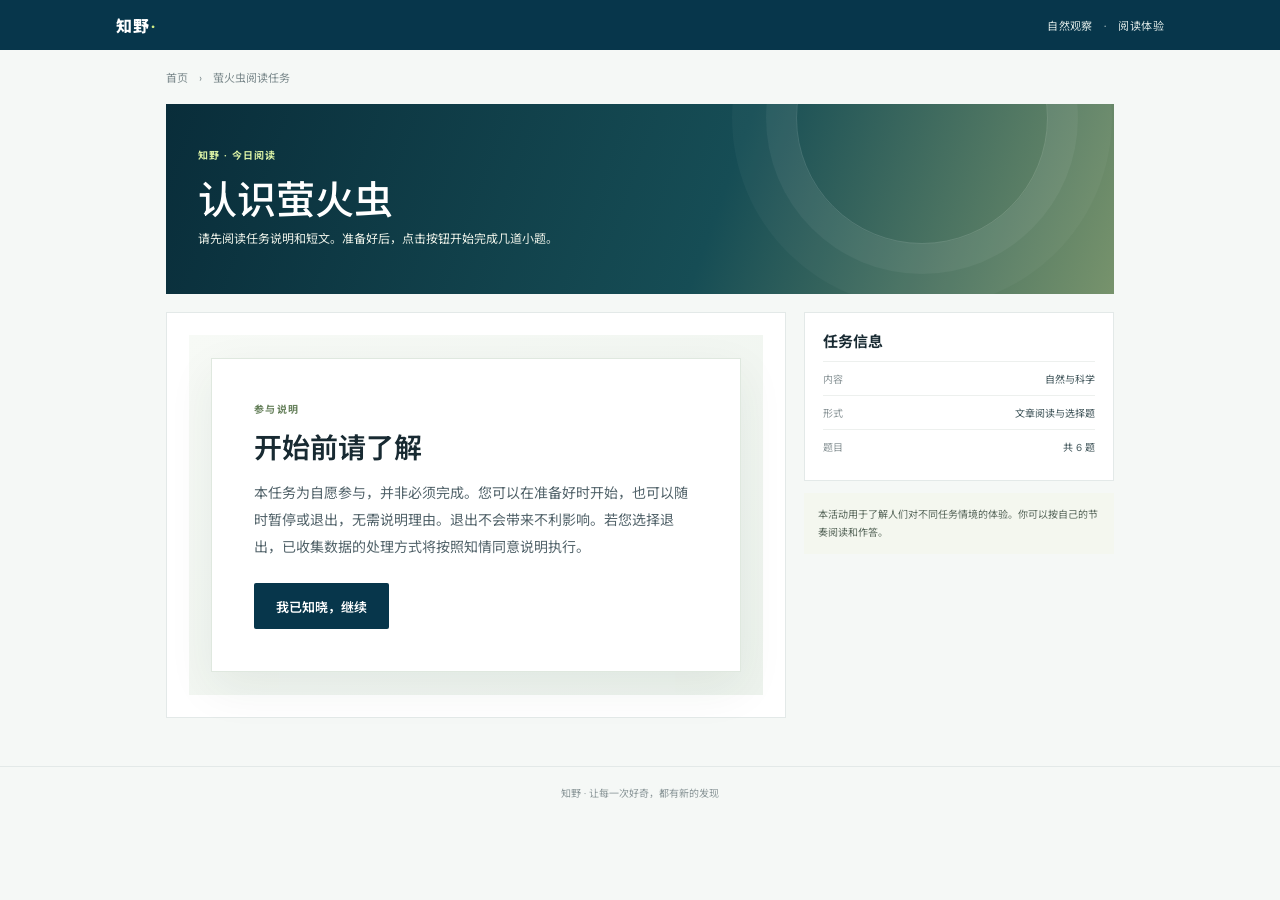
<file: index.html>
<!doctype html><html lang="zh-CN" data-condition="U_LOW" data-scenario="请阅读同一篇萤火虫科普文章并完成 6 道题。题目简短、步骤清楚，每次只需处理当前一题，过程轻松不繁琐。"><head><meta charset="utf-8"><meta name="viewport" content="width=device-width,initial-scale=1"><meta name="theme-color" content="#07364b"><title>知野｜萤火虫阅读任务</title><link rel="stylesheet" href="styles.css"><script src="demo.js" defer></script></head><body class="theme-unpleasant-low" data-condition="U_LOW" data-scenario="请阅读同一篇萤火虫科普文章并完成 6 道题。题目简短、步骤清楚，每次只需处理当前一题，过程轻松不繁琐。"><header class="top"><nav class="nav"><a class="brand" href="index.html">知野<span>·</span></a><span class="nav-note">自然观察　·　阅读体验</span></nav></header><main class="wrap"><div class="crumb">首页　›　萤火虫阅读任务</div><section class="hero condition-landing" data-aoi="hero"><div class="hero-copy"><div class="eyebrow">知野 · 今日阅读</div><h1>认识萤火虫</h1><p>请先阅读任务说明和短文。准备好后，点击按钮开始完成几道小题。</p></div></section><div class="layout"><section class="panel main-panel"><div class="screen active participation-screen" id="participation" data-aoi="participation-notice"><div class="participation-box" role="dialog" aria-labelledby="participation-title" aria-describedby="participation-copy"><div class="eyebrow">参与说明</div><h2 id="participation-title">开始前请了解</h2><p id="participation-copy">本任务为自愿参与，并非必须完成。您可以在准备好时开始，也可以随时暂停或退出，无需说明理由。退出不会带来不利影响。若您选择退出，已收集数据的处理方式将按照知情同意说明执行。</p><button class="primary" id="acknowledgement-button" type="button">我已知晓，继续</button></div></div><div class="screen condition-card" id="intro" data-aoi="scenario"><div class="panel-head"><h2>萤火虫阅读任务</h2></div><div class="scenario"><span class="scenario-mark" aria-hidden="true">✦</span><div id="scenario-copy"></div></div><div class="controls" data-aoi="start-task"><button class="primary" id="start-button" type="button">开始阅读　→</button><span class="hint">请按自己的节奏进行</span></div></div><div class="screen" id="reading" data-aoi="reading-stage"><div class="panel-head"><h2>请先阅读短文</h2><span class="small-label">阅读材料</span></div><div class="reading" data-aoi="reading-material"><div class="reading-label">科普文章</div><p>在夜间生境中，萤类生物所释放的光信号并非一般性的视觉刺激，而是一类依托生物发光机制实现的种内通讯模态。其发光结构为腹部特化发光器，发光现象的发生位点集中于成虫腹部这一特化结构。该发光过程的能量释放不依赖热辐射，而属于内源生化反应驱动的冷光发射：由体内底物参与的酶促生化反应驱动光子释放，因而其光输出具有低热负荷特征。就机制层面而言，萤类冷光发射的关键在于体内底物与酶促反应体系的耦合，而非通过热辐射途径释放能量；这一特征也使发光信号能够在夜间低照度环境中被用于通讯而不必然伴随显著热耗散。</p><p>不同物种在长期演化过程中，形成了具备种间差异性的闪光时序模式，也就是通讯编码：物种特异性闪光时序节律。闪光的持续时长、间隔周期、脉冲排布共同构成编码信息的信号集，承担种内识别、求偶等核心通讯功能。换言之，萤类闪光并非单一“亮—灭”事件，而是由时间维度上的持续、间隔与脉冲组合形成的节律性信号结构；不同物种的节律差异构成种间可区分的通讯编码基础。对同种个体而言，这类编码有助于在夜间环境中完成识别与求偶等信息交换。</p><p>当个体的感光系统接收到同类的闪光刺激后，可触发对应的发光应答行为，即交互模式：个体间的光信号应答反馈，以此完成双向的信息交互，形成低照度夜间环境下稳定的信号反馈链路。这里的交互模式强调“接收—应答—反馈”的闭环过程：同类闪光刺激进入感光系统后，个体以相应发光行为作出回应，从而使信号在个体间形成时序匹配的反馈关系。该过程不同于单向发光展示，而是双向通讯链条的一部分。</p><p>在野外观测过程中，观测者可系统性记录三项核心变量：其一为发光位点的空间位置，验证光源是否稳定出自腹部特化发光器；其二为闪光节律特征，记录物种特异性闪光时序节律，判别脉冲序列是否呈现稳定重复的周期性；其三为信号的应答事件，追踪周边是否存在其他个体，产生时序匹配的光信号应答反馈。三项变量分别对应发光位点、节律编码与交互应答三个层面，在记录中不宜相互替代或混同。依托上述观测维度，能够对萤类冷光发射的生化基础与通讯行为形成连贯的记录与分析，并据此区分发光机制、节律编码与个体间应答反馈的不同证据层次。</p></div><div class="preview-note"><strong>阅读提示</strong>请阅读短文，接下来根据文中内容完成 6 道选择题。</div><div class="controls"><button class="primary" id="continue-to-questions" type="button">我已阅读，开始选择题　→</button></div></div><div class="screen" id="task" data-aoi="task-question"><div class="task-top"><span id="question-count">第 1 题，共 6 题</span><span>萤火虫小知识</span><button class="review-article" id="review-article" type="button">↶ 返回文章</button></div><div class="progress" aria-hidden="true"><span id="progress-bar"></span></div><h2 class="question" id="question-text"></h2><div class="choices" id="choices"></div><p class="answer-feedback" id="answer-feedback" aria-live="polite"></p><div class="controls"><button class="primary" id="submit-answer" type="button" disabled>提交本题</button></div></div><div class="screen" id="complete" data-aoi="task-completion"><div class="finish-mark" aria-hidden="true">✓</div><div class="eyebrow">阅读任务</div><h2 class="panel-head" style="margin:8px 0"><span>本次任务已完成</span></h2><p class="score" id="final-score"></p><div id="outcome"></div><button class="primary" id="finish-button" type="button">完成</button></div></section><aside class="side"><section class="panel side-card"><h3>任务信息</h3><div class="meta"><span>内容</span><span>自然与科学</span></div><div class="meta"><span>形式</span><span>文章阅读与选择题</span></div><div class="meta"><span>题目</span><span>共 6 题</span></div></section><div class="notice">本活动用于了解人们对不同任务情境的体验。你可以按自己的节奏阅读和作答。</div></aside></div></main><footer class="footer">知野 · 让每一次好奇，都有新的发现</footer></body></html>
</file>
<file: styles.css>
@import url('https://fonts.googleapis.com/css2?family=DM+Sans:wght@400;500;600;700&family=Noto+Sans+SC:wght@400;500;600;700;800&display=swap');
:root{--ink:#182a32;--muted:#718087;--blue:#07364b;--line:#e3e9e8;--paper:#fff;--wash:#f5f8f6;--accent:#d1ef87;--green:#54724e;--serif:Georgia,'Noto Sans SC',sans-serif}
*{box-sizing:border-box}body{margin:0;background:var(--wash);color:var(--ink);font-family:'DM Sans','Noto Sans SC',sans-serif}button,a{font:inherit}.top{background:var(--blue);color:white}.nav{height:50px;max-width:1100px;margin:auto;padding:0 26px;display:flex;align-items:center;justify-content:space-between}.brand{color:#fff;text-decoration:none;font-size:16px;font-weight:800;letter-spacing:.08em}.brand span{color:var(--accent)}.nav-note{font-size:11px;color:#dce7e5;letter-spacing:.04em}.wrap{max-width:1000px;margin:auto;padding:0 26px}.crumb{padding:19px 0;color:#7b898c;font-size:11px}.hero{position:relative;overflow:hidden;min-height:190px;padding:29px 32px;display:flex;align-items:center;color:#fff;background:linear-gradient(110deg,#092d3a,#164d55 58%,#77936c)}.hero:after{content:"";position:absolute;width:250px;height:250px;border:1px solid #ffffff25;border-radius:50%;right:7%;top:-112px;box-shadow:0 0 0 30px #ffffff0d,0 0 0 64px #ffffff08}.hero-copy{position:relative;z-index:1;max-width:600px}.eyebrow{font-size:10px;font-weight:700;letter-spacing:.13em;text-transform:uppercase;color:#d9f0a4}.hero h1{font-family:var(--serif);font-size:clamp(27px,4vw,39px);font-weight:500;line-height:1.2;margin:12px 0 8px}.hero p{font-size:12px;line-height:1.8;color:#edf2e9;margin:0;max-width:560px}.layout{display:grid;grid-template-columns:minmax(0,1.4fr) minmax(230px,.7fr);gap:18px;padding:18px 0 48px;align-items:start}.panel{background:var(--paper);border:1px solid var(--line)}.main-panel{padding:22px}.panel-head{display:flex;justify-content:space-between;align-items:center;gap:12px;margin-bottom:16px}.panel-head h2{font-family:var(--serif);font-size:19px;font-weight:600;margin:0}.small-label{font-size:10px;color:#7d898b;white-space:nowrap}.scenario{display:flex;gap:14px;align-items:flex-start;padding:15px 16px;border-left:3px solid #789568;background:#f3f7ed;color:#405259;font-size:13px;line-height:1.8;margin-bottom:16px;min-height:86px}.scenario-mark{width:28px;height:28px;flex:none;border-radius:50%;display:grid;place-items:center;background:#e4edd9;color:#56734d;font-size:13px}.reading{padding:18px;border:1px solid var(--line);background:white;min-height:205px}.reading-label{font-size:9px;color:#708078;font-weight:700;letter-spacing:.12em;margin-bottom:8px}.reading h3{font-family:var(--serif);font-size:17px;line-height:1.45;margin:0 0 9px}.reading p{font-family:var(--serif);font-size:12px;line-height:1.9;color:#52646a;margin:0}.reading p+p{margin-top:8px}.preview-note{margin-top:14px;padding:12px 14px;border:1px solid #e8ede6;background:#fafbf8;color:#66746b;font-size:11px;line-height:1.7;min-height:56px}.preview-note strong{display:block;color:#486146;font-size:10px;margin-bottom:2px}.controls{display:flex;align-items:center;gap:12px;flex-wrap:wrap;margin-top:18px}.primary{border:0;border-radius:2px;background:var(--blue);color:white;padding:12px 18px;font-size:12px;font-weight:600;cursor:pointer;transition:transform .18s,background .18s}.primary:hover{transform:translateY(-1px);background:#145066}.primary:focus-visible,.choice:focus-visible,.menu-link:focus-visible{outline:3px solid #9cba60;outline-offset:3px}.hint{font-size:10px;color:#8a9698}.side{display:grid;gap:12px}.side-card{padding:17px 18px}.side-card h3{font-family:var(--serif);font-size:15px;margin:0 0 10px}.meta{display:flex;justify-content:space-between;gap:12px;border-top:1px solid #edf0ee;padding:9px 0;font-size:10px}.meta span:first-child{color:#879295}.meta span:last-child{text-align:right;color:#3e5358}.notice{padding:13px 14px;background:#f4f7ef;color:#58675b;font-size:10px;line-height:1.75}.screen{display:none}.screen.active{display:block}.task-top{display:flex;justify-content:space-between;align-items:center;color:#788589;font-size:10px;margin:1px 0 10px}.progress{height:4px;background:#e8ede8;margin-bottom:17px}.progress span{display:block;height:100%;width:0;background:#83a566;transition:width .2s}.question{font-family:var(--serif);font-weight:600;font-size:19px;line-height:1.5;margin:0 0 16px}.choices{display:flex;gap:10px}.choice{flex:1;text-align:left;border:1px solid var(--line);background:#fff;color:#405259;padding:12px 13px;font-size:12px;cursor:pointer}.choice:hover,.choice.selected{border-color:#789568;background:#f5f8f0}.answer-feedback{min-height:22px;margin-top:12px;font-size:11px;color:#54724e}.answer-feedback.neutral{color:#7a878a}.finish-mark{width:39px;height:39px;border-radius:50%;background:#edf3e3;color:#53754b;display:grid;place-items:center;font-size:20px;margin-bottom:12px}.score{font-size:12px;color:#69787d;line-height:1.7}.knowledge{margin:14px 0;padding:16px;background:#f4f7ef;border:1px solid #e2ead9}.knowledge h3{font-family:var(--serif);font-size:15px;margin:0 0 7px}.knowledge p{font-size:11px;line-height:1.8;color:#56685a;margin:0 0 10px}.save-card{font-size:10px;color:#456342;text-underline-offset:3px}.footer{border-top:1px solid var(--line);padding:18px 26px;text-align:center;color:#8a9698;font-size:10px}.theme-unpleasant-high .hero{background:linear-gradient(110deg,#42484a,#62696a 58%,#87908b)}.theme-unpleasant-high .scenario{background:#f0f1ef;border-left-color:#777f7a}.theme-unpleasant-high .scenario-mark{background:#e1e3e0;color:#555e59}.theme-unpleasant-low .hero{background:linear-gradient(110deg,#144b4b,#39816c 58%,#a7bb74)}.theme-unpleasant-low .scenario{background:#f0f7e9;border-left-color:#89a75d}.theme-value-high .preview-note{background:#f1f7e9;border-color:#dbe8cf}.theme-delay-low .small-label{color:#4d7447;font-weight:600}.theme-delay-high .small-label{color:#778285}
@media(max-width:730px){.nav{height:47px;padding:0 16px}.wrap{padding:0 16px}.crumb{padding:15px 0}.hero{min-height:175px;padding:22px 20px}.layout{grid-template-columns:1fr;gap:12px;padding-top:13px}.main-panel{padding:17px}.side{grid-template-columns:1fr 1fr}.notice{grid-column:1/-1}}
@media(max-width:480px){.side{grid-template-columns:1fr}.notice{grid-column:auto}.panel-head h2{font-size:17px}.reading{padding:15px}.scenario{padding:13px;font-size:12px}.hero h1{font-size:28px}}
@media(prefers-reduced-motion:reduce){*,*:before,*:after{scroll-behavior:auto!important;transition:none!important}}

/* Expanded take-away card for the high-value condition */
.knowledge{padding:20px;background:linear-gradient(145deg,#f7faef,#edf4e5);border-color:#d8e5cc}.knowledge-kicker{font-size:9px;letter-spacing:.11em;font-weight:700;color:#718750;margin-bottom:8px}.knowledge h3{font-size:20px;color:#293e35;margin-bottom:6px}.knowledge .knowledge-intro{font-size:12px;color:#627365;margin-bottom:15px}.fact-grid{display:grid;grid-template-columns:1fr 1fr;gap:9px}.fact{padding:12px;background:#ffffffc9;border:1px solid #e1e9d9}.fact span{display:block;font-size:9px;letter-spacing:.05em;color:#82916c;margin-bottom:6px}.fact strong{display:block;font-family:var(--serif);font-size:13px;color:#3c553f;margin-bottom:4px}.knowledge .fact p{font-size:10px;line-height:1.7;margin:0;color:#617064}.knowledge-note{margin:11px 0 14px;padding:11px 12px;border-left:3px solid #91a66b;background:#e9f0df;font-size:10px;line-height:1.7;color:#57684f}.knowledge-note strong{display:block;color:#405a3b;margin-bottom:3px}.save-card{display:inline-block;padding:8px 11px;background:#375b45;color:#fff;text-decoration:none}.save-card:hover{background:#284735}@media(max-width:480px){.fact-grid{grid-template-columns:1fr}}

/* D_HIGH reading and duration emphasis */
.reading-prompt{margin:0 0 12px;padding:13px 15px;background:#edf4e5;border-left:4px solid #789568;color:#344c3b;font-size:16px;font-weight:700;line-height:1.6}.duration-note{display:inline-flex;align-items:center;padding:8px 12px;background:#edf4e5;border:1px solid #cfddc0;color:#38573d;font-size:13px;font-weight:700}

.theme-delay-low .reading-cue{font-size:15px;line-height:1.8;padding:16px 18px;margin:0 0 14px}.theme-delay-low .reading-cue strong{font-size:14px}

.theme-delay-low .answer-feedback.correct-feedback{position:relative;display:inline-block;min-height:0;margin:16px 0 18px;padding:8px 18px;border-radius:12px;background:#eef7e7;color:#315c36;font-size:21px;font-weight:800;line-height:1.4;animation:correct-pop .42s cubic-bezier(.2,1.6,.4,1) both}.theme-delay-low .answer-feedback.correct-feedback:before,.theme-delay-low .answer-feedback.correct-feedback:after{position:absolute;top:50%;font-size:24px;line-height:1;animation:confetti-burst .75s ease-out both}.theme-delay-low .answer-feedback.correct-feedback:before{content:"✦";left:-20px;color:#e5a829}.theme-delay-low .answer-feedback.correct-feedback:after{content:"✦";right:-20px;color:#64a5bd;animation-delay:.08s}@keyframes correct-pop{0%{opacity:.45;transform:scale(.72)}70%{transform:scale(1.08)}100%{opacity:1;transform:scale(1)}}@keyframes confetti-burst{0%{opacity:0;transform:translateY(10px) rotate(-35deg) scale(.3)}40%{opacity:1}100%{opacity:0;transform:translateY(-18px) rotate(45deg) scale(1.2)}}@media(prefers-reduced-motion:reduce){.theme-delay-low .answer-feedback.correct-feedback,.theme-delay-low .answer-feedback.correct-feedback:before,.theme-delay-low .answer-feedback.correct-feedback:after{animation:none}}

/* Condition specific visual emphasis */
.theme-value-high .scenario{padding:19px 20px;border-left-width:5px;background:linear-gradient(110deg,#f2f7e7,#e9f2d9);box-shadow:0 5px 16px #54734818;font-size:15px;line-height:1.9}.theme-value-high #scenario-copy{font-weight:700;color:#39533b}.knowledge{position:relative;overflow:hidden;border:1px solid #c7d9ad;box-shadow:0 10px 24px #3c5a3024, inset 0 1px #fff;animation:card-arrive .55s ease-out both}.knowledge:before{content:"✦";position:absolute;right:16px;top:12px;color:#d5ab51;font-size:24px;text-shadow:0 0 14px #e6c97688;animation:firefly-glow 2s ease-in-out infinite}.knowledge-kicker{padding-right:38px}.knowledge h3{font-size:22px;text-shadow:0 1px #fff}.theme-unpleasant-low .ulow-title{display:inline-block;padding:8px 13px;border-radius:9px;background:linear-gradient(100deg,#e8f4d8,#f5f8e9);color:#28624d;font-size:21px;box-shadow:0 4px 0 #c9ddb7,0 7px 15px #3d79521c;transform:rotate(-1deg)}.theme-unpleasant-low .scenario{font-size:15px;line-height:1.95;background:linear-gradient(110deg,#eff8e5,#f8faef);border-left-width:5px;box-shadow:0 4px 14px #4b7b3c16}.scenario-highlight{display:inline-block;padding:1px 5px;border-radius:5px;background:#dcecc5;color:#245c40;font-weight:800;box-shadow:0 1px 0 #bfd7a5}@keyframes card-arrive{from{opacity:.7;transform:translateY(8px) scale(.985)}to{opacity:1;transform:translateY(0) scale(1)}}@keyframes firefly-glow{0%,100%{opacity:.55;transform:scale(.9)}50%{opacity:1;transform:scale(1.12)}}@media(prefers-reduced-motion:reduce){.knowledge,.knowledge:before{animation:none}}

.review-article{border:1px solid #d7e1d8;background:#fff;color:#536b5b;padding:7px 10px;font-size:10px;white-space:nowrap;cursor:pointer}.review-article:hover{background:#f0f6e9;border-color:#a8bd91}.review-article:focus-visible{outline:3px solid #9cba60;outline-offset:2px}@media(max-width:480px){.task-top{flex-wrap:wrap;gap:7px}.review-article{margin-left:auto}}

/* U_LOW click feedback and D_HIGH progress bar setting */
.theme-unpleasant-low button{transition:transform .16s cubic-bezier(.2,1.5,.4,1),box-shadow .16s,background-color .16s}.theme-unpleasant-low button:active{transform:scale(.95) translateY(2px);box-shadow:0 2px 0 #8fb27a}.theme-delay-high .progress{display:none}

.theme-unpleasant-low button:active{transform:scale(.82) translateY(4px) rotate(-1deg);box-shadow:0 1px 0 #759e60,0 0 0 5px #b7d89955;filter:brightness(.94)}.theme-unpleasant-low button:active.primary{background:#28634d}

/* Visible pointer marker for participant interaction demos */
body.study-cursor-enabled,body.study-cursor-enabled button,body.study-cursor-enabled a{cursor:none!important}.study-cursor{position:fixed;left:0;top:0;z-index:9999;width:20px;height:20px;border:1px solid #183d4caa;border-radius:50%;background:rgba(255,255,255,.72);box-shadow:0 2px 9px #102d3c55,0 0 0 2px #ffffff55;pointer-events:none;opacity:0;transform:translate(-50%,-50%) scale(.85);transition:opacity .12s ease,transform .14s ease,background .14s ease}.study-cursor.visible{opacity:1;transform:translate(-50%,-50%) scale(1)}.study-cursor.pressed{background:rgba(255,255,255,.92);transform:translate(-50%,-50%) scale(1.35);box-shadow:0 0 0 5px #d5efb477,0 2px 9px #102d3c55}@media(prefers-reduced-motion:reduce){.study-cursor{transition:none}}

.theme-value-high .answer-feedback.value-reminder{display:flex;align-items:center;gap:13px;min-height:0;margin:16px 0;padding:14px 16px;border:1px solid #d1dfa9;border-radius:12px;background:linear-gradient(115deg,#f7f9df,#edf7e4 58%,#e4f1d4);box-shadow:0 7px 18px #62784720;color:#354e37;animation:value-card-in .38s cubic-bezier(.2,1.25,.4,1) both}.value-reminder-icon{display:grid;place-items:center;flex:0 0 38px;height:38px;border-radius:50%;background:#d8ebbb;color:#637e38;font-size:24px;box-shadow:0 0 0 5px #e8f2d7;animation:value-glow 1.8s ease-in-out infinite}.value-reminder-copy{display:grid;gap:3px;text-align:left}.value-reminder-copy strong{font-size:11px;color:#66734e}.value-reminder-copy b{font-size:15px;line-height:1.45;color:#315a3b}.value-reminder-copy small{font-size:10px;line-height:1.5;color:#657568}@keyframes value-card-in{from{opacity:0;transform:translateY(8px) scale(.97)}to{opacity:1;transform:translateY(0) scale(1)}}@keyframes value-glow{0%,100%{transform:scale(.96);box-shadow:0 0 0 5px #e8f2d7}50%{transform:scale(1.06);box-shadow:0 0 0 8px #e8f2d7}}@media(prefers-reduced-motion:reduce){.value-reminder-icon{animation:none}.theme-value-high .answer-feedback.value-reminder{animation:none}}@media(max-width:480px){.theme-value-high .answer-feedback.value-reminder{padding:12px}.value-reminder-copy b{font-size:13px}}

.value-reminder-head{display:flex;align-items:center;gap:12px}.value-reminder-copy{flex:1}.value-count{flex:none;display:grid;place-items:center;width:38px;height:38px;border-radius:50%;background:#fff9;border:1px solid #d1dfa9;color:#48643c;font-size:12px;font-weight:800}.value-meter{height:5px;margin:10px 0 9px;overflow:hidden;border-radius:9px;background:#dce8d0}.value-meter i{display:block;height:100%;border-radius:inherit;background:linear-gradient(90deg,#8cab55,#d2b657);transition:width .35s ease}.value-lessons{display:grid;gap:6px;list-style:none;margin:0;padding:0}.value-lesson{display:flex;align-items:flex-start;gap:9px;padding:7px 9px;border:1px solid #e1e9d7;border-radius:7px;background:#ffffffbc;animation:lesson-reveal .35s ease both}.value-lesson>span{flex:none;color:#83955f;font-size:9px;font-weight:800;letter-spacing:.04em;padding-top:2px}.value-lesson>div{display:grid;gap:2px}.value-lesson strong{font-size:11px;color:#3d5d3b}.value-lesson small{font-size:10px;line-height:1.45;color:#647566}.value-reminder-foot{display:block;margin-top:9px;color:#657568;font-size:10px}@keyframes lesson-reveal{from{opacity:0;transform:translateY(6px);background:#e3f0d2}to{opacity:1;transform:translateY(0);background:#ffffffbc}}@media(prefers-reduced-motion:reduce){.value-meter i,.value-lesson{animation:none;transition:none}}

/* Match pre-start task cards across conditions; condition differences stay in card copy. */
body.theme-unpleasant-high .condition-landing,body.theme-unpleasant-low .condition-landing{background:linear-gradient(110deg,#092d3a,#164d55 58%,#77936c)}body .condition-card .scenario{padding:15px 16px;border-left:3px solid #789568;background:#f3f7ed;color:#405259;font-size:13px;line-height:1.8;box-shadow:none;margin-bottom:16px;min-height:86px}body .condition-card .scenario-mark{background:#e4edd9;color:#56734d}body .condition-card .panel-head h2{font-size:19px;transform:none;box-shadow:none;background:none;padding:0;color:var(--ink)}

/* Shared voluntary-participation notice shown before condition task cards. */
.participation-screen{min-height:360px;display:none;align-items:center;justify-content:center;padding:22px;background:linear-gradient(145deg,#f7faf6,#edf3ed)}.participation-screen.active{display:flex}.participation-box{width:min(100%,610px);padding:clamp(24px,5vw,42px);background:#fff;border:1px solid #dfe8df;box-shadow:0 16px 44px #173b3012}.participation-box .eyebrow{color:#67815c}.participation-box h2{margin:10px 0 14px;font-family:var(--serif);font-size:clamp(22px,3vw,28px);font-weight:600;color:var(--ink)}.participation-box p{margin:0 0 22px;color:#52636a;font-size:14px;line-height:1.95}.participation-box .primary{min-height:46px;padding:13px 22px;font-size:13px}

/* Consistent emphasis for the manipulated wording on all six start cards. */
.manipulation-highlight{font-weight:800;color:#263f35;background:linear-gradient(transparent 57%,#dcebbd 57%);padding:0 2px;box-decoration-break:clone;-webkit-box-decoration-break:clone}

.theme-delay-low .answer-feedback.milestone-encouragement{display:block;min-height:0;margin:13px 0;padding:11px 14px;border-left:3px solid #8ba96d;border-radius:0 8px 8px 0;background:#f1f7e9;color:#486143;font-size:12px;font-weight:700;line-height:1.7;animation:milestone-in .35s ease-out both}@keyframes milestone-in{from{opacity:0;transform:translateY(5px)}to{opacity:1;transform:translateY(0)}}@media(prefers-reduced-motion:reduce){.theme-delay-low .answer-feedback.milestone-encouragement{animation:none}}

.theme-delay-low .reading-prompt{margin:0 0 12px;padding:13px 15px;background:#edf4e5;border-left:4px solid #789568;color:#344c3b;font-size:16px;font-weight:700;line-height:1.6}
</file>
